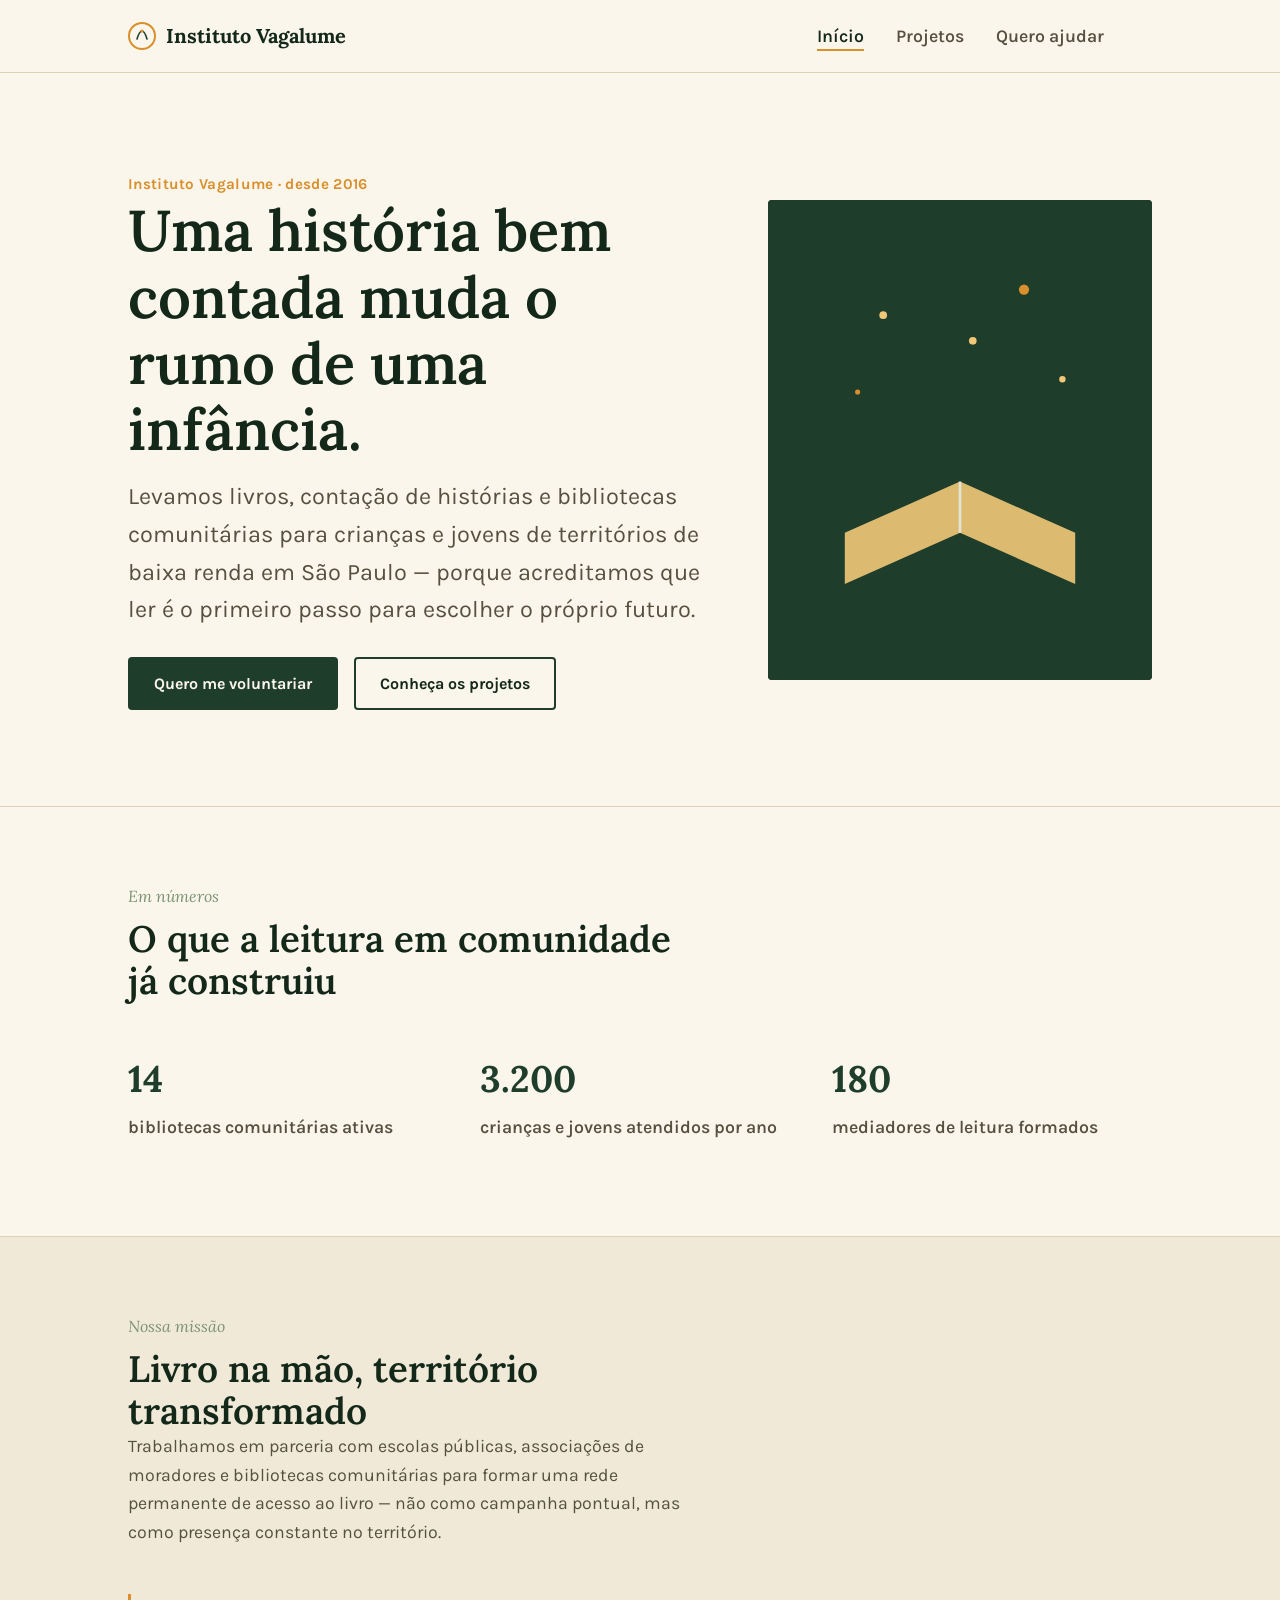
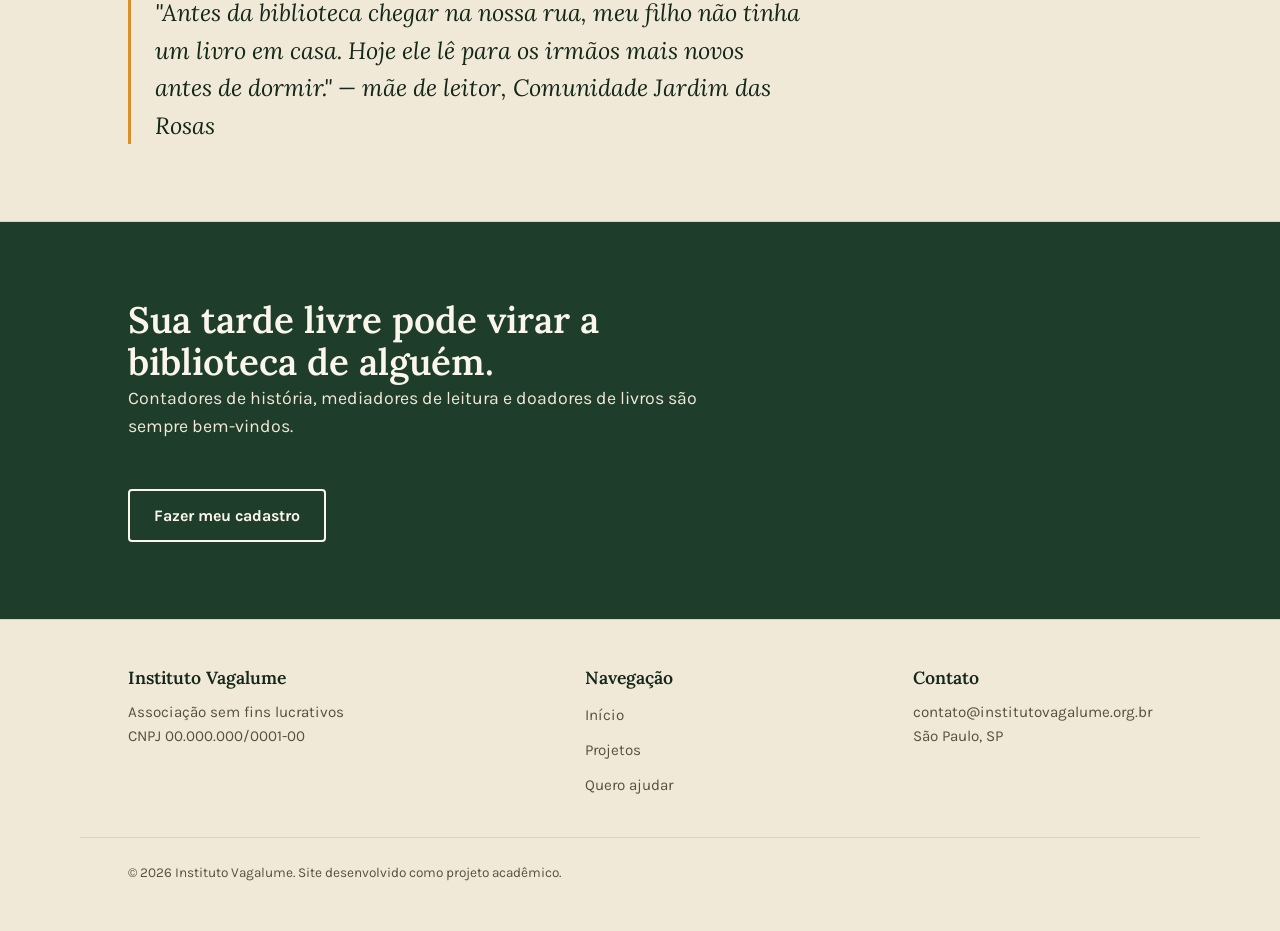
<file: index.html>
<!DOCTYPE html>
<html lang="pt-BR">
<head>
  <meta charset="UTF-8">
  <meta name="viewport" content="width=device-width, initial-scale=1.0">
  <title>Instituto Vagalume — Leitura que ilumina caminhos</title>
  <meta name="description" content="O Instituto Vagalume leva bibliotecas comunitárias, contação de histórias e formação de mediadores de leitura para crianças e jovens em territórios de baixa renda.">
  <link rel="stylesheet" href="css/styles.css">
</head>
<body>

  <header class="site-header">
    <div class="wrap">
      <a href="index.html" class="brand">
        <svg width="28" height="28" viewBox="0 0 28 28" fill="none" aria-hidden="true">
          <circle cx="14" cy="14" r="13" stroke="#D98F2B" stroke-width="2"/>
          <path d="M9 17c1.5-5 3.5-8 5-8s3.5 3 5 8" stroke="#1F3D2B" stroke-width="1.6" stroke-linecap="round"/>
          <circle cx="14" cy="9" r="1.6" fill="#D98F2B"/>
        </svg>
        Instituto Vagalume
      </a>

      <button class="nav-toggle" id="navToggle" aria-expanded="false" aria-controls="mainNav">
        <span></span>
        <span class="sr-only">Abrir menu</span>
      </button>

      <nav class="main-nav" id="mainNav">
        <div class="wrap">
          <ul>
            <li><a href="index.html" aria-current="page">Início</a></li>
            <li><a href="projetos.html">Projetos</a></li>
            <li><a href="cadastro.html">Quero ajudar</a></li>
          </ul>
        </div>
      </nav>
    </div>
  </header>

  <main>

    <section class="hero">
      <div class="wrap">
        <div>
          <span class="hero-eyebrow">Instituto Vagalume · desde 2016</span>
          <h1>Uma história bem contada muda o rumo de uma infância.</h1>
          <p class="lead">
            Levamos livros, contação de histórias e bibliotecas comunitárias para
            crianças e jovens de territórios de baixa renda em São Paulo —
            porque acreditamos que ler é o primeiro passo para escolher o próprio futuro.
          </p>
          <div class="hero-actions">
            <a href="cadastro.html" class="btn btn-primary">Quero me voluntariar</a>
            <a href="projetos.html" class="btn btn-ghost">Conheça os projetos</a>
          </div>
        </div>

        <div class="hero-figure">
          <img src="assets/hero-ilustracao.svg"
               alt="Ilustração de um livro aberto sob vagalumes, representando um encontro noturno de leitura"
               width="300" height="375" loading="lazy">
        </div>
      </div>
    </section>

    <section class="section">
      <div class="wrap">
        <div class="section-head">
          <span class="chapter-mark">Em números</span>
          <h2>O que a leitura em comunidade já construiu</h2>
        </div>

        <dl class="stats">
          <div class="stat">
            <dt>14</dt>
            <dd>bibliotecas comunitárias ativas</dd>
          </div>
          <div class="stat">
            <dt>3.200</dt>
            <dd>crianças e jovens atendidos por ano</dd>
          </div>
          <div class="stat">
            <dt>180</dt>
            <dd>mediadores de leitura formados</dd>
          </div>
        </dl>
      </div>
    </section>

    <section class="section section-alt">
      <div class="wrap">
        <div class="section-head">
          <span class="chapter-mark">Nossa missão</span>
          <h2>Livro na mão, território transformado</h2>
          <p>
            Trabalhamos em parceria com escolas públicas, associações de moradores e
            bibliotecas comunitárias para formar uma rede permanente de acesso ao livro —
            não como campanha pontual, mas como presença constante no território.
          </p>
        </div>

        <blockquote class="quote">
          "Antes da biblioteca chegar na nossa rua, meu filho não tinha um livro em casa.
          Hoje ele lê para os irmãos mais novos antes de dormir."
          — mãe de leitor, Comunidade Jardim das Rosas
        </blockquote>
      </div>
    </section>

    <section class="section cta">
      <div class="wrap">
        <div class="section-head">
          <h2>Sua tarde livre pode virar a biblioteca de alguém.</h2>
          <p>Contadores de história, mediadores de leitura e doadores de livros são sempre bem-vindos.</p>
        </div>
        <a href="cadastro.html" class="btn btn-ghost">Fazer meu cadastro</a>
      </div>
    </section>

  </main>

  <footer class="site-footer">
    <div class="wrap">
      <div>
        <h3>Instituto Vagalume</h3>
        <p>Associação sem fins lucrativos<br>CNPJ 00.000.000/0001-00</p>
      </div>
      <div>
        <h3>Navegação</h3>
        <ul class="footer-links">
          <li><a href="index.html">Início</a></li>
          <li><a href="projetos.html">Projetos</a></li>
          <li><a href="cadastro.html">Quero ajudar</a></li>
        </ul>
      </div>
      <div>
        <h3>Contato</h3>
        <p>contato@institutovagalume.org.br<br>São Paulo, SP</p>
      </div>
    </div>
    <div class="wrap footer-bottom">
      &copy; 2026 Instituto Vagalume. Site desenvolvido como projeto acadêmico.
    </div>
  </footer>

  <script src="js/script.js"></script>
</body>
</html>
</file>
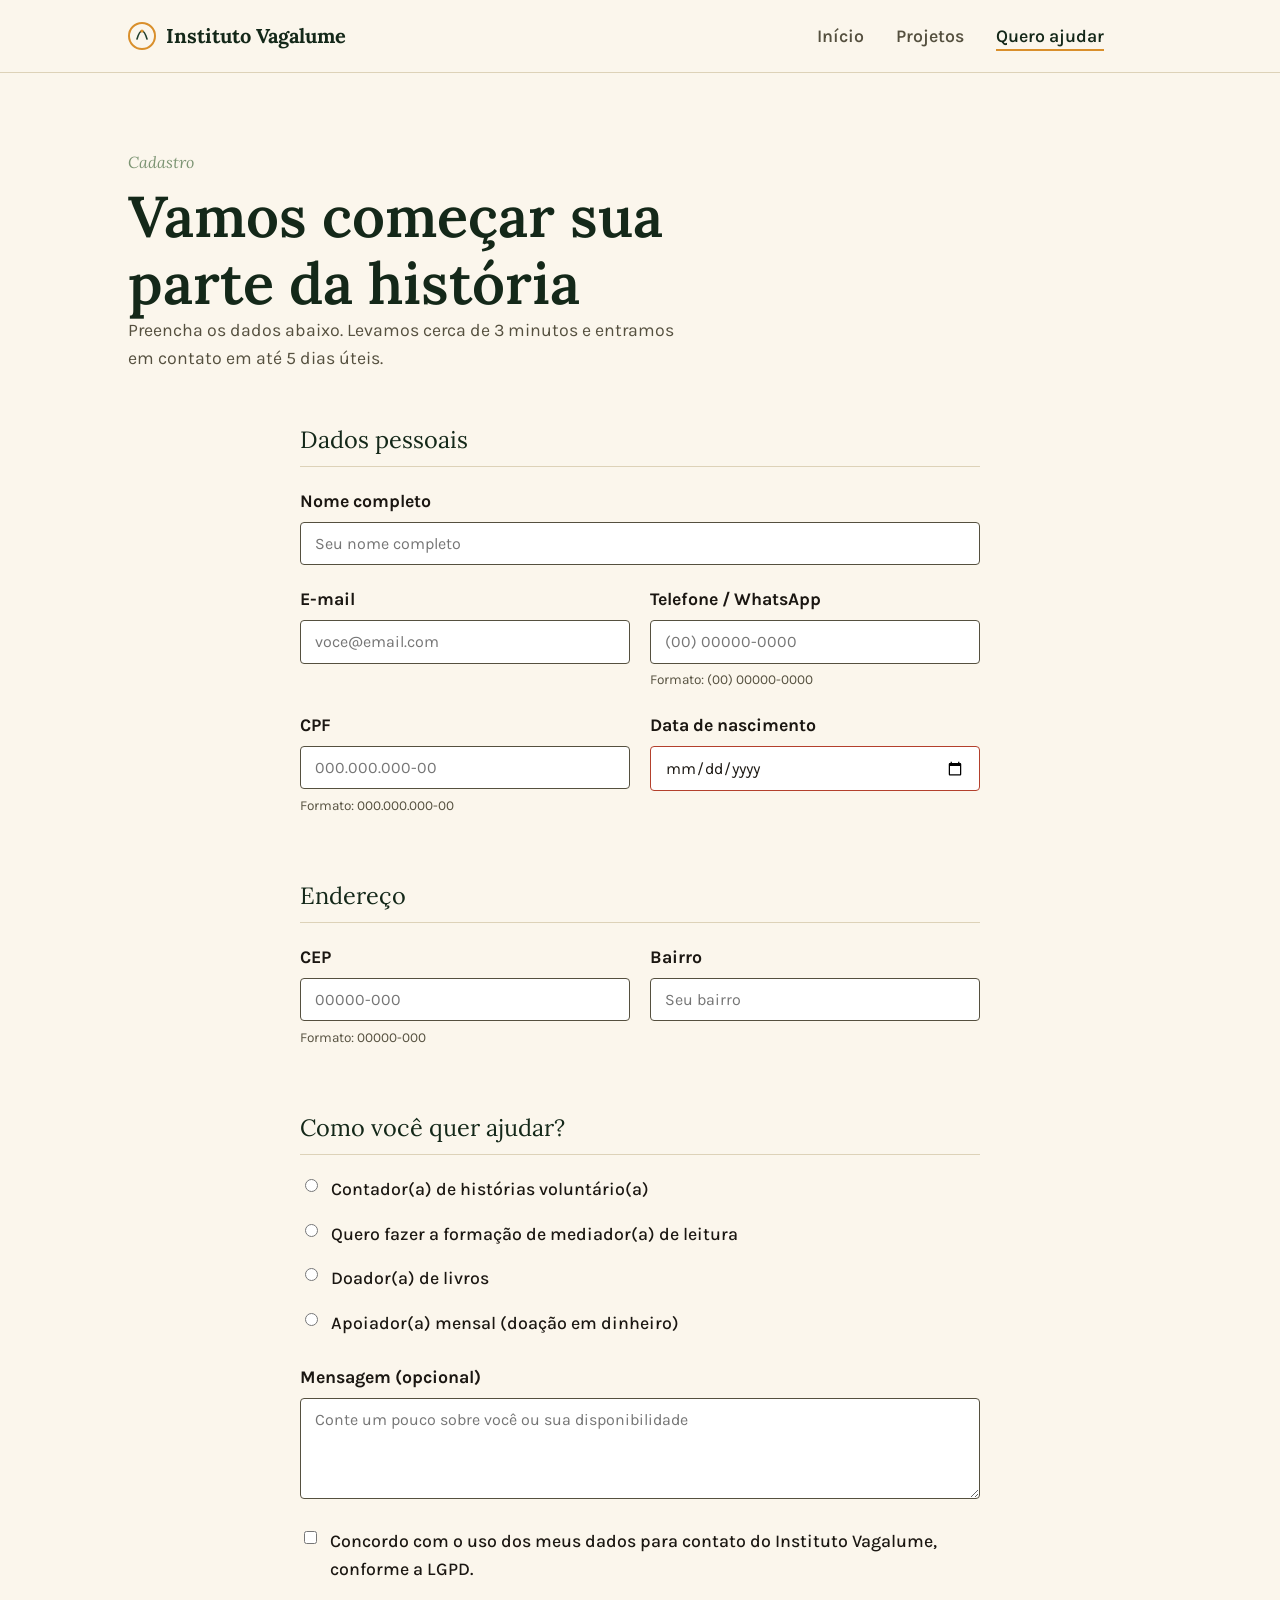
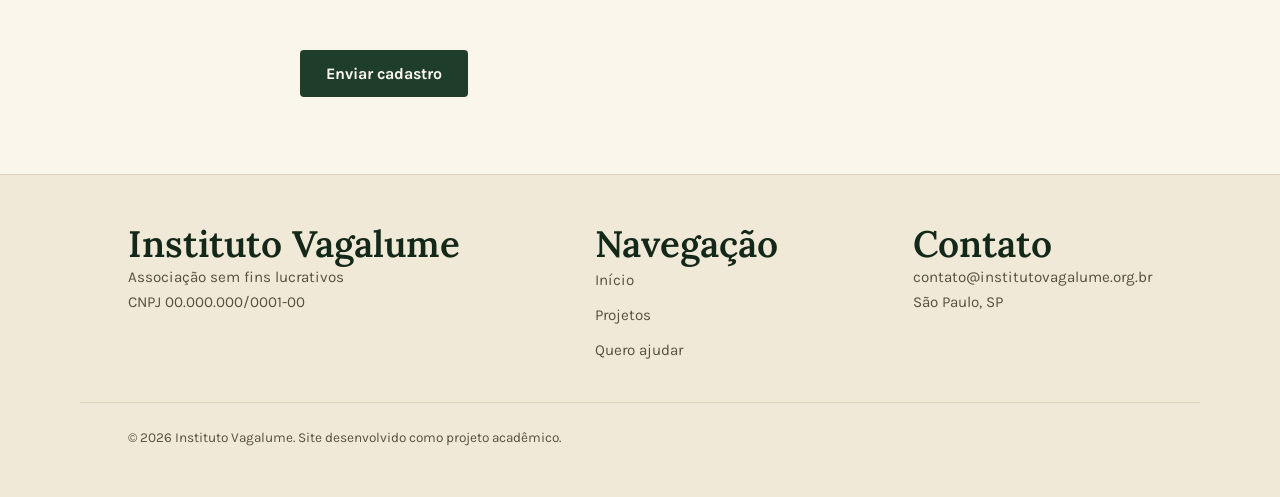
<file: cadastro.html>
<!DOCTYPE html>
<html lang="pt-BR">
<head>
  <meta charset="UTF-8">
  <meta name="viewport" content="width=device-width, initial-scale=1.0">
  <title>Cadastro — Instituto Vagalume</title>
  <meta name="description" content="Cadastre-se como voluntário, mediador de leitura ou apoiador do Instituto Vagalume.">
  <link rel="stylesheet" href="css/styles.css">
</head>
<body>

  <header class="site-header">
    <div class="wrap">
      <a href="index.html" class="brand">
        <svg width="28" height="28" viewBox="0 0 28 28" fill="none" aria-hidden="true">
          <circle cx="14" cy="14" r="13" stroke="#D98F2B" stroke-width="2"/>
          <path d="M9 17c1.5-5 3.5-8 5-8s3.5 3 5 8" stroke="#1F3D2B" stroke-width="1.6" stroke-linecap="round"/>
          <circle cx="14" cy="9" r="1.6" fill="#D98F2B"/>
        </svg>
        Instituto Vagalume
      </a>

      <button class="nav-toggle" id="navToggle" aria-expanded="false" aria-controls="mainNav">
        <span></span>
        <span class="sr-only">Abrir menu</span>
      </button>

      <nav class="main-nav" id="mainNav">
        <div class="wrap">
          <ul>
            <li><a href="index.html">Início</a></li>
            <li><a href="projetos.html">Projetos</a></li>
            <li><a href="cadastro.html" aria-current="page">Quero ajudar</a></li>
          </ul>
        </div>
      </nav>
    </div>
  </header>

  <main>
    <section class="section">
      <div class="wrap">
        <div class="section-head">
          <span class="chapter-mark">Cadastro</span>
          <h1>Vamos começar sua parte da história</h1>
          <p>Preencha os dados abaixo. Levamos cerca de 3 minutos e entramos em contato em até 5 dias úteis.</p>
        </div>

        <div class="form-card">

          <div id="formStatus" class="form-status" role="alert"></div>

          <form id="cadastroForm" novalidate>

            <fieldset>
              <legend>Dados pessoais</legend>

              <div class="field">
                <label for="nome">Nome completo</label>
                <input type="text" id="nome" name="nome" placeholder="Seu nome completo" required minlength="3" autocomplete="name">
              </div>

              <div class="field-row">
                <div class="field">
                  <label for="email">E-mail</label>
                  <input type="email" id="email" name="email" placeholder="voce@email.com" required autocomplete="email">
                </div>

                <div class="field">
                  <label for="telefone">Telefone / WhatsApp</label>
                  <input type="tel" id="telefone" name="telefone"
                         placeholder="(00) 00000-0000"
                         pattern="\(\d{2}\) \d{5}-\d{4}"
                         maxlength="15"
                         inputmode="numeric"
                         required
                         autocomplete="tel">
                  <span class="hint">Formato: (00) 00000-0000</span>
                </div>
              </div>

              <div class="field-row">
                <div class="field">
                  <label for="cpf">CPF</label>
                  <input type="text" id="cpf" name="cpf"
                         placeholder="000.000.000-00"
                         pattern="\d{3}\.\d{3}\.\d{3}-\d{2}"
                         maxlength="14"
                         inputmode="numeric"
                         required>
                  <span class="hint">Formato: 000.000.000-00</span>
                </div>

                <div class="field">
                  <label for="nascimento">Data de nascimento</label>
                  <input type="date" id="nascimento" name="nascimento" required>
                </div>
              </div>
            </fieldset>

            <fieldset>
              <legend>Endereço</legend>

              <div class="field-row">
                <div class="field">
                  <label for="cep">CEP</label>
                  <input type="text" id="cep" name="cep"
                         placeholder="00000-000"
                         pattern="\d{5}-\d{3}"
                         maxlength="9"
                         inputmode="numeric"
                         required>
                  <span class="hint">Formato: 00000-000</span>
                </div>

                <div class="field">
                  <label for="bairro">Bairro</label>
                  <input type="text" id="bairro" name="bairro" placeholder="Seu bairro" required>
                </div>
              </div>
            </fieldset>

            <fieldset>
              <legend>Como você quer ajudar?</legend>

              <div class="field radio-group" role="radiogroup" aria-label="Forma de participação">
                <label>
                  <input type="radio" name="participacao" value="Contador de histórias" required>
                  Contador(a) de histórias voluntário(a)
                </label>
                <label>
                  <input type="radio" name="participacao" value="Mediador de leitura">
                  Quero fazer a formação de mediador(a) de leitura
                </label>
                <label>
                  <input type="radio" name="participacao" value="Doador de livros">
                  Doador(a) de livros
                </label>
                <label>
                  <input type="radio" name="participacao" value="Apoiador mensal">
                  Apoiador(a) mensal (doação em dinheiro)
                </label>
              </div>

              <div class="field">
                <label for="mensagem">Mensagem (opcional)</label>
                <textarea id="mensagem" name="mensagem" rows="4" placeholder="Conte um pouco sobre você ou sua disponibilidade"></textarea>
              </div>

              <div class="field checkbox-group">
                <label>
                  <input type="checkbox" id="termos" name="termos" required>
                  Concordo com o uso dos meus dados para contato do Instituto Vagalume, conforme a LGPD.
                </label>
              </div>
            </fieldset>

            <button type="submit" class="btn btn-primary">Enviar cadastro</button>
          </form>
        </div>
      </div>
    </section>
  </main>

  <footer class="site-footer">
    <div class="wrap">
      <div>
        <h2>Instituto Vagalume</h2>
        <p>Associação sem fins lucrativos<br>CNPJ 00.000.000/0001-00</p>
      </div>
      <div>
        <h2>Navegação</h2>
        <ul class="footer-links">
          <li><a href="index.html">Início</a></li>
          <li><a href="projetos.html">Projetos</a></li>
          <li><a href="cadastro.html">Quero ajudar</a></li>
        </ul>
      </div>
      <div>
        <h2>Contato</h2>
        <p>contato@institutovagalume.org.br<br>São Paulo, SP</p>
      </div>
    </div>
    <div class="wrap footer-bottom">
      &copy; 2026 Instituto Vagalume. Site desenvolvido como projeto acadêmico.
    </div>
  </footer>

  <script src="js/script.js"></script>
</body>
</html>
</file>
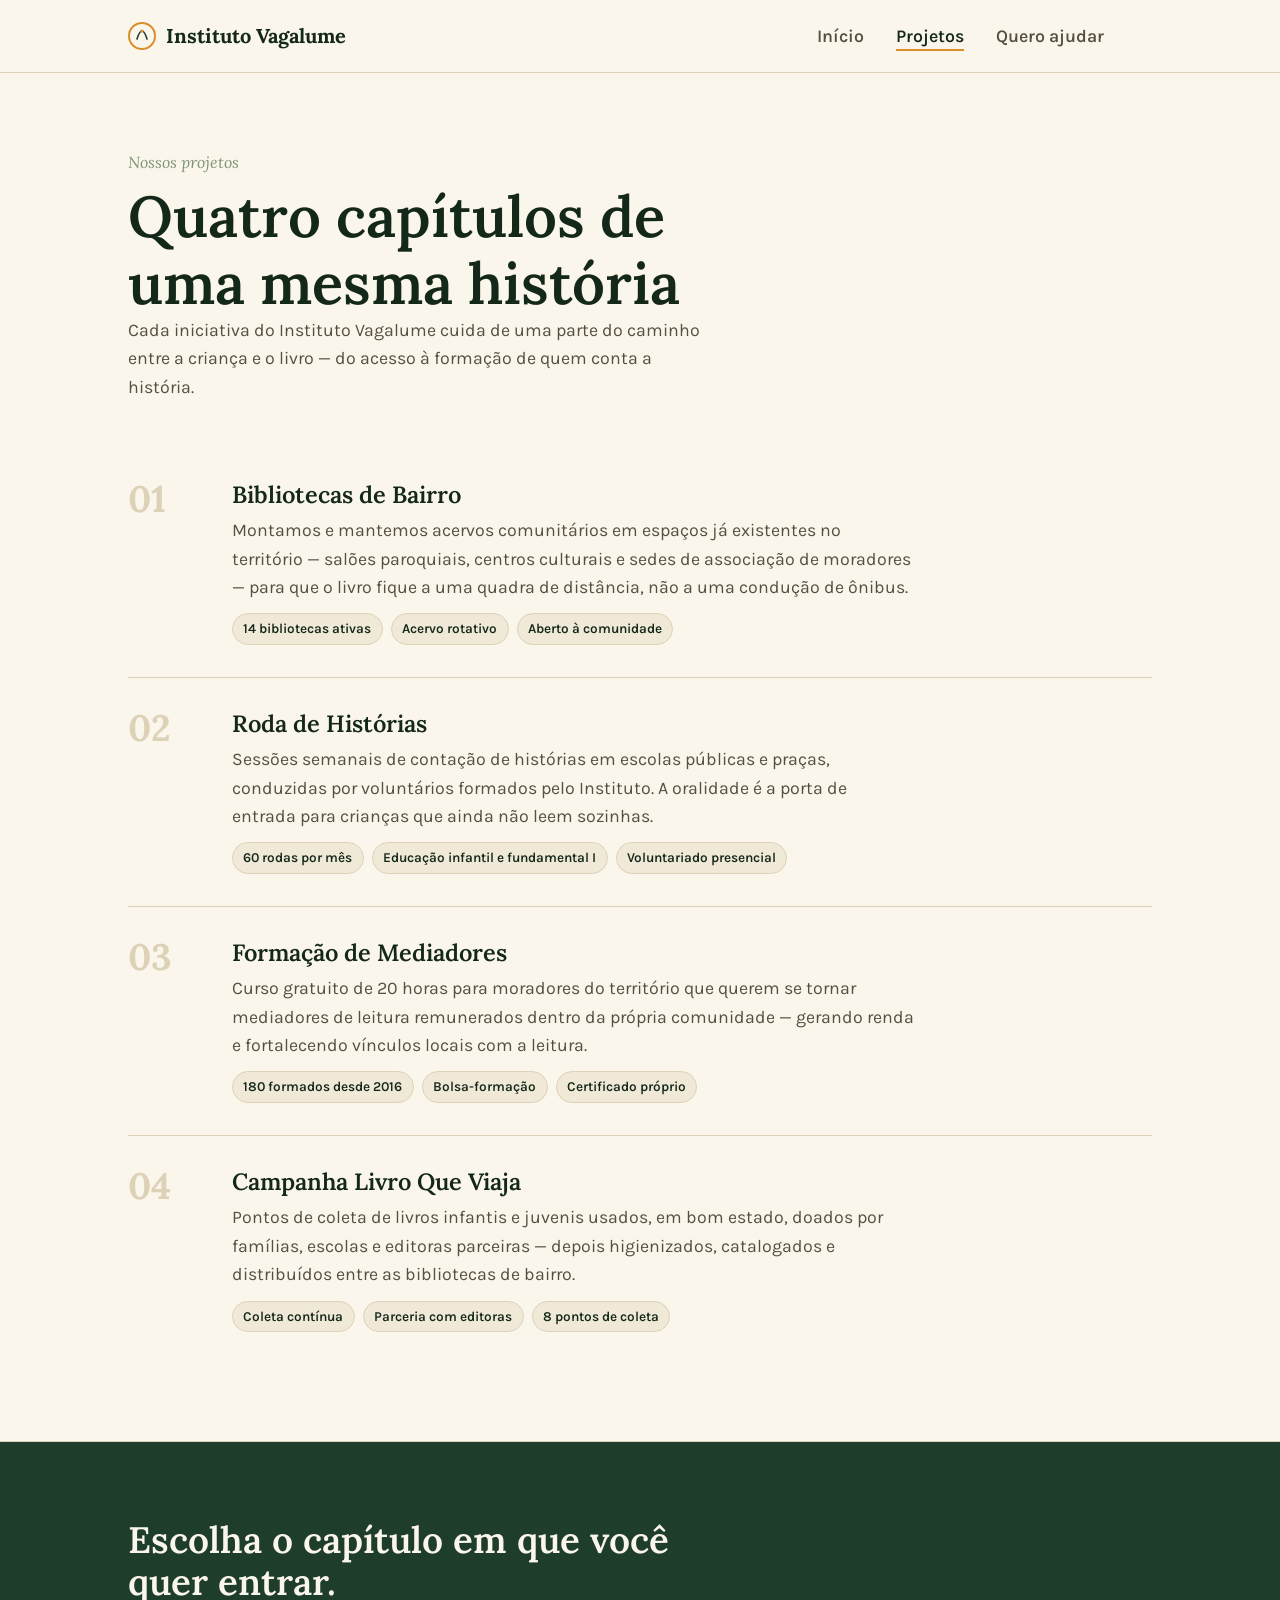
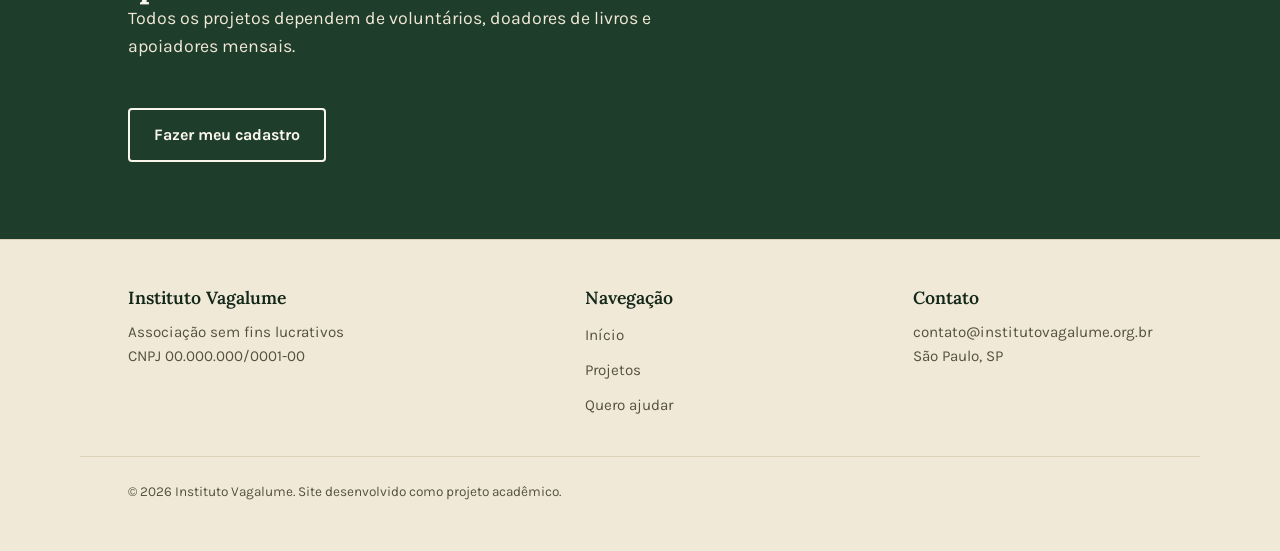
<file: projetos.html>
<!DOCTYPE html>
<html lang="pt-BR">
<head>
  <meta charset="UTF-8">
  <meta name="viewport" content="width=device-width, initial-scale=1.0">
  <title>Projetos — Instituto Vagalume</title>
  <meta name="description" content="Conheça os quatro projetos do Instituto Vagalume: bibliotecas comunitárias, contação de histórias, formação de mediadores e doação de livros.">
  <link rel="stylesheet" href="css/styles.css">
</head>
<body>

  <header class="site-header">
    <div class="wrap">
      <a href="index.html" class="brand">
        <svg width="28" height="28" viewBox="0 0 28 28" fill="none" aria-hidden="true">
          <circle cx="14" cy="14" r="13" stroke="#D98F2B" stroke-width="2"/>
          <path d="M9 17c1.5-5 3.5-8 5-8s3.5 3 5 8" stroke="#1F3D2B" stroke-width="1.6" stroke-linecap="round"/>
          <circle cx="14" cy="9" r="1.6" fill="#D98F2B"/>
        </svg>
        Instituto Vagalume
      </a>

      <button class="nav-toggle" id="navToggle" aria-expanded="false" aria-controls="mainNav">
        <span></span>
        <span class="sr-only">Abrir menu</span>
      </button>

      <nav class="main-nav" id="mainNav">
        <div class="wrap">
          <ul>
            <li><a href="index.html">Início</a></li>
            <li><a href="projetos.html" aria-current="page">Projetos</a></li>
            <li><a href="cadastro.html">Quero ajudar</a></li>
          </ul>
        </div>
      </nav>
    </div>
  </header>

  <main>

    <section class="section">
      <div class="wrap">
        <div class="section-head">
          <span class="chapter-mark">Nossos projetos</span>
          <h1>Quatro capítulos de uma mesma história</h1>
          <p>Cada iniciativa do Instituto Vagalume cuida de uma parte do caminho entre a criança e o livro — do acesso à formação de quem conta a história.</p>
        </div>

        <!--
          Os 4 cards abaixo NÃO ficam mais escritos aqui em HTML fixo.
          Eles são gerados dinamicamente pelo JavaScript (função renderProjetos,
          em js/script.js) a partir do array "projetos", usando .map() +
          template literals. Este <div> só precisa do id abaixo — o
          conteúdo é injetado em tempo de execução.
        -->
        <div class="chapters" id="projetosContainer"></div>
      </div>
    </section>

    <section class="section cta">
      <div class="wrap">
        <div class="section-head">
          <h2>Escolha o capítulo em que você quer entrar.</h2>
          <p>Todos os projetos dependem de voluntários, doadores de livros e apoiadores mensais.</p>
        </div>
        <a href="cadastro.html" class="btn btn-ghost">Fazer meu cadastro</a>
      </div>
    </section>

  </main>

  <footer class="site-footer">
    <div class="wrap">
      <div>
        <h3>Instituto Vagalume</h3>
        <p>Associação sem fins lucrativos<br>CNPJ 00.000.000/0001-00</p>
      </div>
      <div>
        <h3>Navegação</h3>
        <ul class="footer-links">
          <li><a href="index.html">Início</a></li>
          <li><a href="projetos.html">Projetos</a></li>
          <li><a href="cadastro.html">Quero ajudar</a></li>
        </ul>
      </div>
      <div>
        <h3>Contato</h3>
        <p>contato@institutovagalume.org.br<br>São Paulo, SP</p>
      </div>
    </div>
    <div class="wrap footer-bottom">
      &copy; 2026 Instituto Vagalume. Site desenvolvido como projeto acadêmico.
    </div>
  </footer>

  <script src="js/script.js"></script>
</body>
</html>
</file>
<file: css/styles.css>
/* ===========================================================
   Instituto Vagalume — folha de estilos principal
   =========================================================== */

@import url('https://fonts.googleapis.com/css2?family=Lora:ital,wght@0,500;0,600;0,700;1,500&family=Karla:wght@400;500;600;700&display=swap');

:root {
  /* --- Paleta --- */
  --forest:      #1F3D2B;
  --forest-dark: #142819;
  --amber:       #D98F2B;
  --amber-light: #F1C878;
  --paper:       #FBF6EC;
  --paper-dim:   #F1E9D8;
  --ink:         #1B1712;
  --ink-soft:    #55503F;
  --sage:        #7C9473;
  --line:        #DDD2B8;

  /* --- Tipografia --- */
  --font-display: 'Lora', Georgia, 'Times New Roman', serif;
  --font-body: 'Karla', -apple-system, BlinkMacSystemFont, sans-serif;

  /* --- Escala --- */
  --step-1: clamp(1rem, 0.95rem + 0.2vw, 1.125rem);
  --step-2: clamp(1.25rem, 1.15rem + 0.4vw, 1.5rem);
  --step-3: clamp(1.75rem, 1.5rem + 1vw, 2.5rem);
  --step-4: clamp(2.5rem, 2rem + 2vw, 4rem);

  --max-text: 62ch;
  --max-wide: 1120px;
}

* { box-sizing: border-box; }

.sr-only {
  position: absolute;
  width: 1px; height: 1px;
  padding: 0; margin: -1px;
  overflow: hidden;
  clip: rect(0, 0, 0, 0);
  white-space: nowrap;
  border: 0;
}

html { scroll-behavior: smooth; }

body {
  margin: 0;
  background: var(--paper);
  color: var(--ink);
  font-family: var(--font-body);
  font-size: var(--step-1);
  line-height: 1.6;
  -webkit-font-smoothing: antialiased;
}

img { max-width: 100%; display: block; }

a { color: inherit; }

h1, h2, h3 {
  font-family: var(--font-display);
  font-weight: 600;
  line-height: 1.15;
  margin: 0;
  color: var(--forest-dark);
}

h1 { font-size: var(--step-4); }
h2 { font-size: var(--step-3); }
h3 { font-size: var(--step-2); }

p { margin: 0 0 1em; max-width: var(--max-text); }

.wrap {
  max-width: var(--max-wide);
  margin-inline: auto;
  padding-inline: clamp(1.25rem, 4vw, 3rem);
}

/* --- Foco visível para acessibilidade --- */
a:focus-visible,
button:focus-visible,
input:focus-visible,
textarea:focus-visible,
select:focus-visible {
  outline: 3px solid var(--amber);
  outline-offset: 2px;
}

/* ===========================================================
   Cabeçalho / navegação
   =========================================================== */

.site-header {
  border-bottom: 1px solid var(--line);
  background: var(--paper);
  position: sticky;
  top: 0;
  z-index: 20;
}

.site-header .wrap {
  display: flex;
  align-items: center;
  justify-content: space-between;
  min-height: 4.5rem;
}

.brand {
  display: flex;
  align-items: center;
  gap: 0.6rem;
  font-family: var(--font-display);
  font-weight: 700;
  font-size: 1.25rem;
  color: var(--forest-dark);
  text-decoration: none;
}

.brand svg { flex-shrink: 0; }

.nav-toggle {
  display: none;
  background: none;
  border: 1px solid var(--forest);
  border-radius: 6px;
  padding: 0.5rem 0.7rem;
  cursor: pointer;
}
.nav-toggle span,
.nav-toggle span::before,
.nav-toggle span::after {
  display: block;
  width: 20px;
  height: 2px;
  background: var(--forest-dark);
  position: relative;
  transition: transform 0.2s ease;
}
.nav-toggle span::before,
.nav-toggle span::after { content: ""; position: absolute; }
.nav-toggle span::before { top: -6px; }
.nav-toggle span::after { top: 6px; }

.main-nav ul {
  list-style: none;
  display: flex;
  gap: 2rem;
  margin: 0;
  padding: 0;
}

.main-nav a {
  text-decoration: none;
  font-weight: 600;
  color: var(--ink-soft);
  padding-bottom: 0.2rem;
  border-bottom: 2px solid transparent;
}
.main-nav a[aria-current="page"],
.main-nav a:hover {
  color: var(--forest-dark);
  border-bottom-color: var(--amber);
}

.btn {
  display: inline-block;
  font-family: var(--font-body);
  font-weight: 700;
  text-decoration: none;
  padding: 0.75rem 1.5rem;
  border-radius: 4px;
  border: 2px solid transparent;
  cursor: pointer;
  font-size: 1rem;
}
.btn-primary {
  background: var(--forest);
  color: var(--paper);
}
.btn-primary:hover { background: var(--forest-dark); }
.btn-ghost {
  background: transparent;
  border-color: var(--forest);
  color: var(--forest-dark);
}
.btn-ghost:hover { background: var(--forest); color: var(--paper); }

/* ===========================================================
   Hero
   =========================================================== */

.hero {
  padding-block: clamp(3rem, 8vw, 6rem);
  border-bottom: 1px solid var(--line);
}

.hero .wrap {
  display: grid;
  grid-template-columns: 1.2fr 0.8fr;
  gap: clamp(2rem, 5vw, 4rem);
  align-items: center;
}

.hero-eyebrow {
  font-family: var(--font-body);
  font-weight: 700;
  color: var(--amber);
  font-size: 0.95rem;
  margin-bottom: 0.75rem;
  letter-spacing: 0.02em;
}

.hero h1 { margin-bottom: 1rem; }

.hero .lead {
  font-size: var(--step-2);
  color: var(--ink-soft);
  max-width: 42ch;
}

.hero-actions {
  display: flex;
  gap: 1rem;
  margin-top: 1.75rem;
  flex-wrap: wrap;
}

.hero-figure {
  aspect-ratio: 4 / 5;
  border-radius: 4px;
  background: linear-gradient(160deg, var(--forest) 0%, var(--forest-dark) 100%);
  position: relative;
  overflow: hidden;
}
.hero-figure img { width: 100%; height: 100%; object-fit: cover; }

/* ===========================================================
   Seções gerais / "capítulos"
   =========================================================== */

.section {
  padding-block: clamp(3rem, 6vw, 5rem);
}

.section + .section { border-top: 1px solid var(--line); }

.section-alt { background: var(--paper-dim); }

.chapter-mark {
  font-family: var(--font-display);
  font-style: italic;
  color: var(--sage);
  font-size: 1rem;
  margin-bottom: 0.5rem;
  display: block;
}

.section-head {
  max-width: 52ch;
  margin-bottom: clamp(2rem, 4vw, 3rem);
}

.section-head p { color: var(--ink-soft); }

/* --- Estatísticas de impacto --- */
.stats {
  display: grid;
  grid-template-columns: repeat(3, 1fr);
  gap: 2rem;
}
.stat dt {
  font-family: var(--font-display);
  font-size: var(--step-3);
  color: var(--forest);
  font-weight: 700;
}
.stat dd {
  margin: 0.25rem 0 0;
  color: var(--ink-soft);
  font-weight: 600;
}

/* --- Capítulos / projetos --- */
.chapters { display: flex; flex-direction: column; }

.chapter {
  display: grid;
  grid-template-columns: 5rem 1fr;
  gap: 1.5rem;
  padding-block: 2rem;
  border-top: 1px solid var(--line);
}
.chapter:first-child { border-top: none; }

.chapter-num {
  font-family: var(--font-display);
  font-size: var(--step-3);
  color: var(--line);
  font-weight: 700;
  line-height: 1;
}

.chapter h3 { margin-bottom: 0.5rem; }
.chapter p { color: var(--ink-soft); margin-bottom: 0.75rem; }

.tag-list {
  list-style: none;
  display: flex;
  flex-wrap: wrap;
  gap: 0.5rem;
  padding: 0;
  margin: 0;
}
.tag-list li {
  font-size: 0.85rem;
  font-weight: 600;
  color: var(--forest-dark);
  background: var(--paper-dim);
  border: 1px solid var(--line);
  padding: 0.25rem 0.65rem;
  border-radius: 999px;
}

/* --- Citação --- */
.quote {
  border-left: 3px solid var(--amber);
  padding-left: 1.5rem;
  margin: 0;
  font-family: var(--font-display);
  font-style: italic;
  font-size: var(--step-2);
  color: var(--forest-dark);
  max-width: 48ch;
}
.quote cite {
  display: block;
  font-family: var(--font-body);
  font-style: normal;
  font-weight: 700;
  font-size: 0.9rem;
  color: var(--ink-soft);
  margin-top: 1rem;
}

/* --- CTA final --- */
.cta {
  background: var(--forest);
  color: var(--paper);
}
.cta h2 { color: var(--paper); }
.cta p { color: var(--paper-dim); }
.cta .btn-ghost { border-color: var(--paper); color: var(--paper); }
.cta .btn-ghost:hover { background: var(--paper); color: var(--forest-dark); }

/* ===========================================================
   Formulário de cadastro
   =========================================================== */

.form-card {
  max-width: 680px;
  margin-inline: auto;
}

fieldset {
  border: none;
  padding: 0;
  margin: 0 0 2.5rem;
}

legend {
  font-family: var(--font-display);
  font-size: var(--step-2);
  color: var(--forest-dark);
  padding: 0;
  margin-bottom: 1.25rem;
  border-bottom: 1px solid var(--line);
  padding-bottom: 0.5rem;
  width: 100%;
}

.field {
  margin-bottom: 1.25rem;
}

.field label {
  display: block;
  font-weight: 700;
  margin-bottom: 0.4rem;
  color: var(--ink);
}

.field .hint {
  display: block;
  font-size: 0.85rem;
  color: var(--ink-soft);
  margin-top: 0.35rem;
}

.field input,
.field select,
.field textarea {
  width: 100%;
  font-family: var(--font-body);
  font-size: 1rem;
  padding: 0.7rem 0.85rem;
  border: 1px solid var(--ink-soft);
  border-radius: 4px;
  background: #fff;
  color: var(--ink);
}

.field input:invalid:not(:placeholder-shown) {
  border-color: #b3402c;
}

.field input:valid:not(:placeholder-shown) {
  border-color: var(--sage);
}

.field-row {
  display: grid;
  grid-template-columns: 1fr 1fr;
  gap: 1.25rem;
}

.radio-group,
.checkbox-group {
  display: flex;
  flex-direction: column;
  gap: 0.6rem;
}
.radio-group label,
.checkbox-group label {
  display: flex;
  align-items: flex-start;
  gap: 0.6rem;
  font-weight: 500;
  cursor: pointer;
}
.radio-group input,
.checkbox-group input {
  width: auto;
  margin-top: 0.25rem;
}

.form-status {
  border-radius: 4px;
  padding: 1rem 1.25rem;
  margin-bottom: 1.5rem;
  font-weight: 600;
  display: none;
}
.form-status.is-visible { display: block; }
.form-status.success {
  background: #E7EFDF;
  color: var(--forest-dark);
  border: 1px solid var(--sage);
}
.form-status.error {
  background: #F6E3DD;
  color: #7A2E1B;
  border: 1px solid #C9765B;
}

/* ===========================================================
   Rodapé
   =========================================================== */

.site-footer {
  border-top: 1px solid var(--line);
  padding-block: 3rem;
  background: var(--paper-dim);
}
.site-footer .wrap {
  display: flex;
  justify-content: space-between;
  gap: 2rem;
  flex-wrap: wrap;
}
.site-footer h3 { font-size: 1.1rem; margin-bottom: 0.75rem; }
.site-footer p, .site-footer a { color: var(--ink-soft); font-size: 0.95rem; }
.footer-links { list-style: none; padding: 0; margin: 0; }
.footer-links li { margin-bottom: 0.4rem; }
.footer-links a { text-decoration: none; }
.footer-links a:hover { color: var(--forest-dark); }
.footer-bottom {
  margin-top: 2rem;
  padding-top: 1.5rem;
  border-top: 1px solid var(--line);
  font-size: 0.85rem;
  color: var(--ink-soft);
}

/* ===========================================================
   Responsivo
   =========================================================== */

@media (max-width: 860px) {
  .hero .wrap { grid-template-columns: 1fr; }
  .hero-figure { order: -1; max-width: 260px; margin-inline: auto; }
  .stats { grid-template-columns: 1fr; gap: 1.5rem; }
  .chapter { grid-template-columns: 1fr; gap: 0.5rem; }
  .field-row { grid-template-columns: 1fr; }
}

@media (max-width: 700px) {
  .nav-toggle { display: inline-flex; align-items: center; justify-content: center; }
  .main-nav {
    position: absolute;
    top: 100%; left: 0; right: 0;
    background: var(--paper);
    border-bottom: 1px solid var(--line);
    display: none;
  }
  .main-nav.is-open { display: block; }
  .main-nav .wrap { padding-block: 1rem; }
  .main-nav ul { flex-direction: column; gap: 0; }
  .main-nav a {
    display: block;
    padding: 0.9rem 0;
    border-bottom: 1px solid var(--line);
  }
  .site-header .wrap { position: relative; }
}

@media (prefers-reduced-motion: reduce) {
  html { scroll-behavior: auto; }
  * { transition: none !important; }
}
</file>
